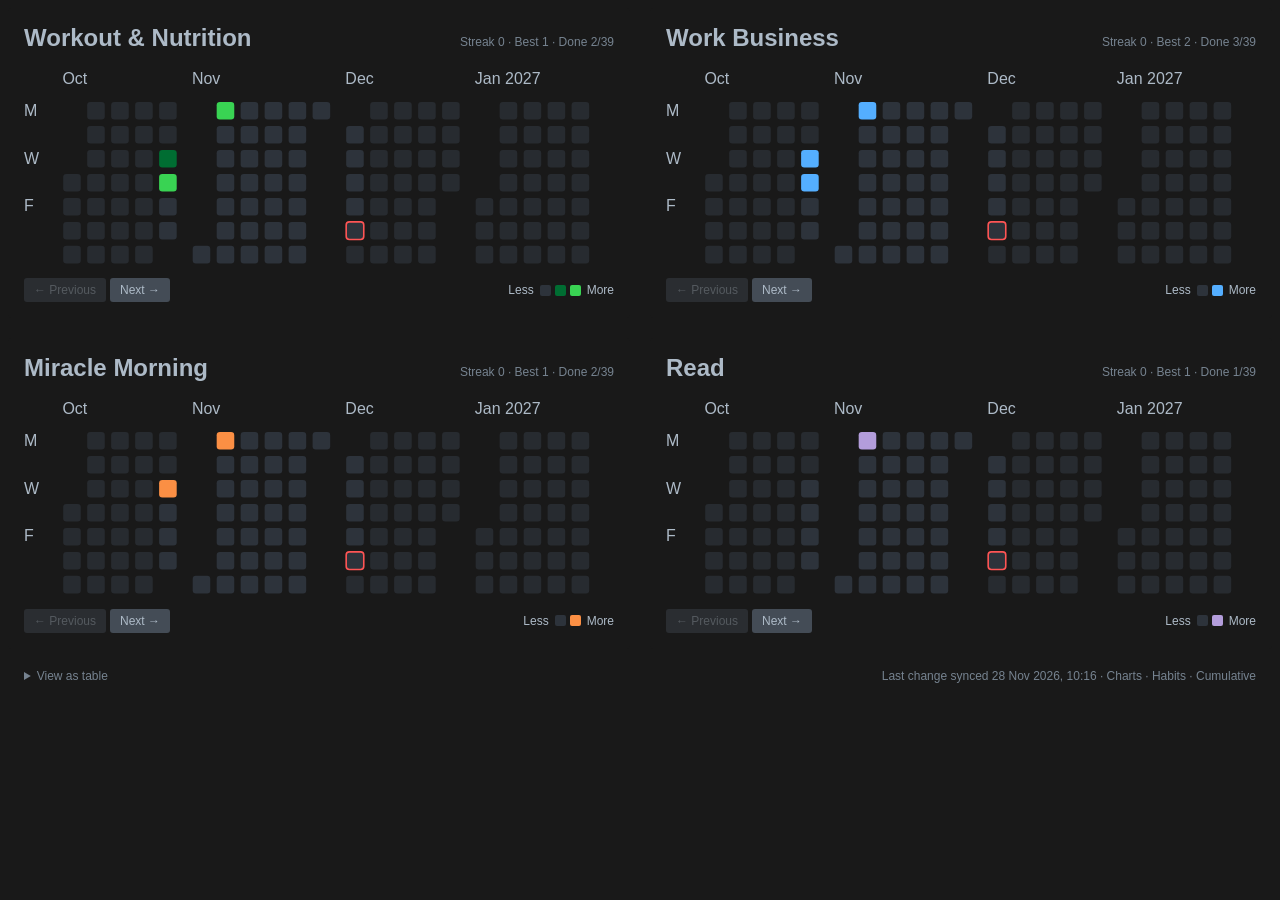
<file: site/index.html>
<!DOCTYPE html>
<html lang="en">
<head>
    <meta charset="UTF-8">
    <meta name="viewport" content="width=device-width, initial-scale=1.0">
    <meta name="color-scheme" content="dark">
    <title>Habit tracker</title>
    <link rel="stylesheet" href="styles.css">
</head>
<body>
    <div id="charts" class="calendar-row" aria-live="polite">
        <p class="status" id="status">Loading…</p>
    </div>

    <footer class="page-footer">
        <details id="table-view" hidden>
            <summary>View as table</summary>
            <div class="table-scroll">
                <table id="table"></table>
            </div>
        </details>
        <p class="updated"><span id="updated"></span> · <a href="charts.html">Charts</a> · <a href="habits.html">Habits</a> · <a href="cumulative.html">Cumulative</a></p>
    </footer>

    <div class="tooltip" id="tooltip" role="tooltip" hidden></div>

    <script src="heatmap.js"></script>
</body>
</html>
</file>
<file: site/styles.css>
:root {
    color-scheme: dark;
    --background: #191919;
    --text: #adbac7;
    --text-muted: #768390;
    --cell-empty: #2d333b;
    --button: #444c56;
    --today: #ff5555;
}

* { box-sizing: border-box; }

body {
    margin: 8px;
    background: var(--background);
    color: var(--text);
    font-family: Arial, sans-serif;
}

.calendar-row {
    display: flex;
    flex-wrap: wrap;
    margin: 0 -10px;
}

.status {
    width: 100%;
    margin: 0;
    padding: 32px 0;
    text-align: center;
}

.calendar-container {
    width: calc(50% - 20px);
    margin: 0 10px 20px;
    padding: 1rem;
    border-radius: 3px;
    background: var(--background);
    color: var(--text);
    min-width: 0;
}

@media (max-width: 768px) {
    .calendar-row { margin: 0; }

    .calendar-container {
        width: 100%;
        margin: 0 0 20px;
    }
}

.calendar-header {
    display: flex;
    align-items: baseline;
    justify-content: space-between;
    flex-wrap: wrap;
    gap: 4px 16px;
    margin-bottom: 14px;
}

h2 {
    margin: 0;
    font-size: 1.5em;
}

.stats {
    margin: 0;
    color: var(--text-muted);
    font-size: 12px;
    font-variant-numeric: tabular-nums;
    white-space: nowrap;
}

.calendar {
    display: block;
    width: 100%;
    max-width: 720px;
    height: auto;
}

.calendar text {
    fill: var(--text);
    font-size: 10px;
}

.cell { fill: var(--cell-empty); }

/* Days before the first entry or still to come sit further back than a missed day. */
.cell.untracked { fill-opacity: 0.7; }

.cell.today {
    stroke: var(--today);
    stroke-width: 1px;
}

.button-legend-container {
    display: flex;
    align-items: center;
    justify-content: space-between;
    flex-wrap: wrap;
    gap: 10px;
    margin-top: 14px;
}

.button-container {
    display: flex;
    gap: 4px;
}

.button {
    padding: 5px 10px;
    border: 0;
    border-radius: 3px;
    background: var(--button);
    color: var(--text);
    font: inherit;
    font-size: 12px;
    cursor: pointer;
}

.button:hover:not(:disabled) { background: #545d68; }

.button:disabled {
    opacity: 0.4;
    cursor: default;
}

.legend-container {
    display: flex;
    align-items: center;
    gap: 6px;
    font-size: 12px;
}

.legend-swatches {
    display: flex;
    gap: 4px;
}

.swatch {
    width: 11px;
    height: 11px;
    border-radius: 2px;
    background: var(--cell-empty);
}

.tooltip {
    position: fixed;
    z-index: 10;
    max-width: 260px;
    padding: 8px 10px;
    border-radius: 3px;
    background: #adbac7;
    color: #1c2128;
    font-size: 12px;
    pointer-events: none;
    box-shadow: 0 4px 14px rgba(0, 0, 0, 0.4);
}

.tooltip-date { font-weight: bold; }
.tooltip-note { color: #444c56; }

.tooltip-rows {
    margin: 4px 0 0;
    padding: 0;
    list-style: none;
}

.tooltip-rows li {
    display: flex;
    justify-content: space-between;
    gap: 16px;
}

.tooltip-rows .missed { color: #444c56; }

.page-footer {
    display: flex;
    align-items: baseline;
    justify-content: space-between;
    flex-wrap: wrap;
    gap: 8px 16px;
    padding: 0 1rem 1rem;
    color: var(--text-muted);
    font-size: 12px;
}

.page-footer summary {
    cursor: pointer;
    width: fit-content;
}

.updated { margin: 0; }

.page-footer a {
    color: inherit;
    text-decoration: none;
}

.page-footer a:hover { color: var(--text); }

.table-scroll {
    overflow-x: auto;
    margin-top: 10px;
}

table {
    border-collapse: collapse;
    font-variant-numeric: tabular-nums;
}

th, td {
    padding: 6px 12px 6px 0;
    border-bottom: 1px solid var(--cell-empty);
    text-align: left;
    white-space: nowrap;
}

th { font-weight: normal; }
td { color: var(--text); }
</file>
